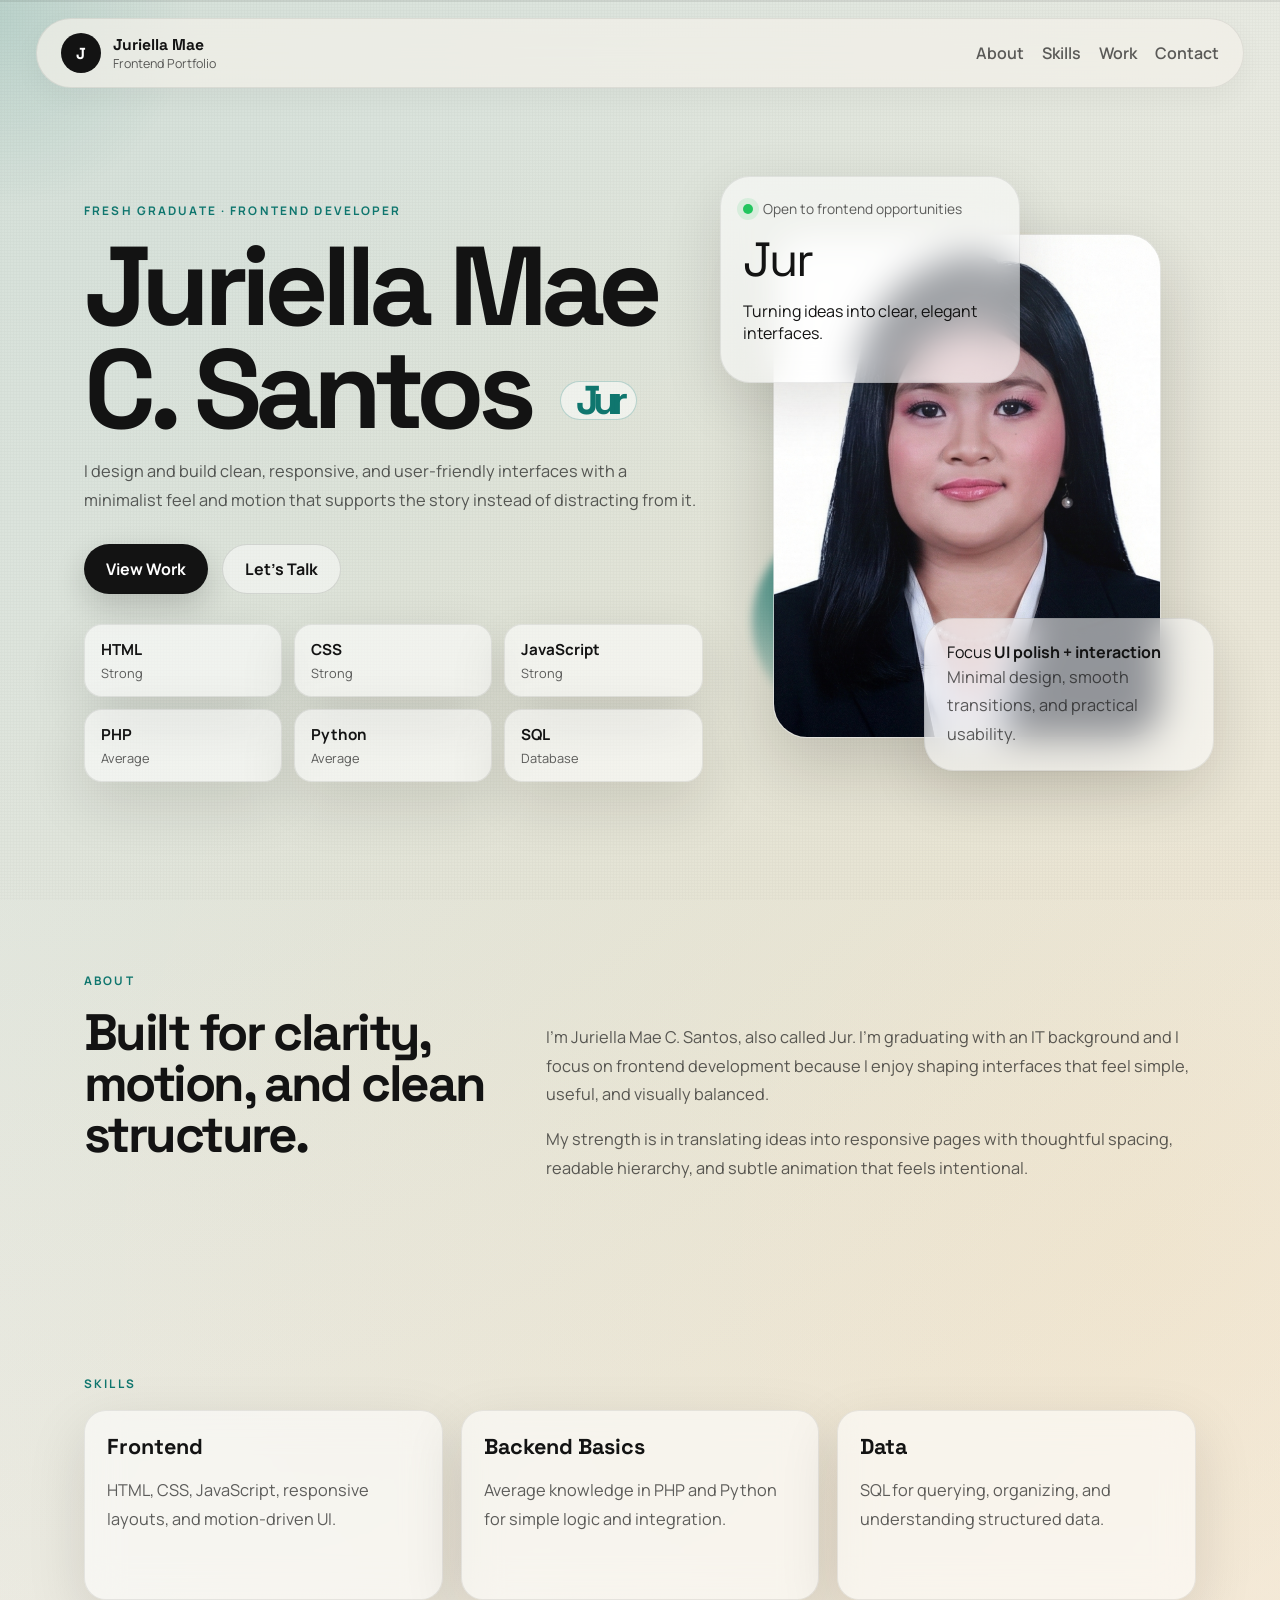
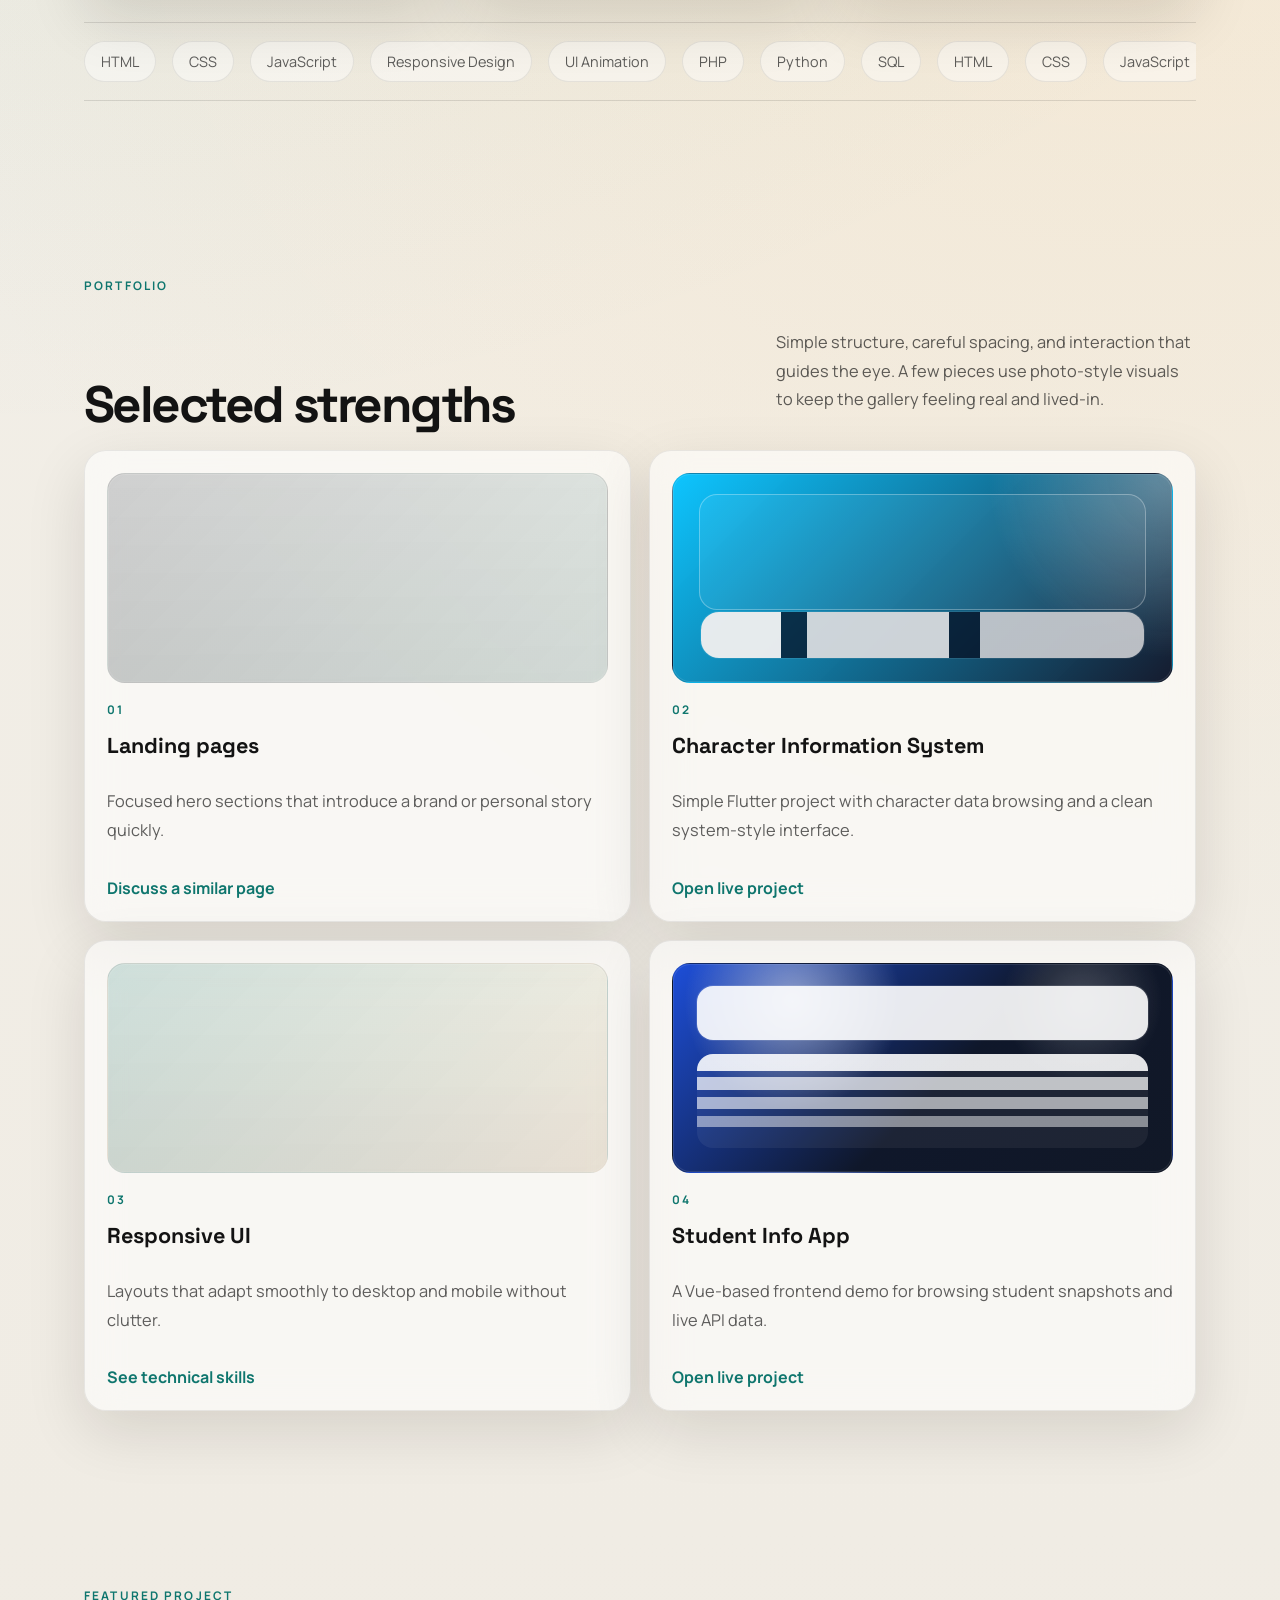
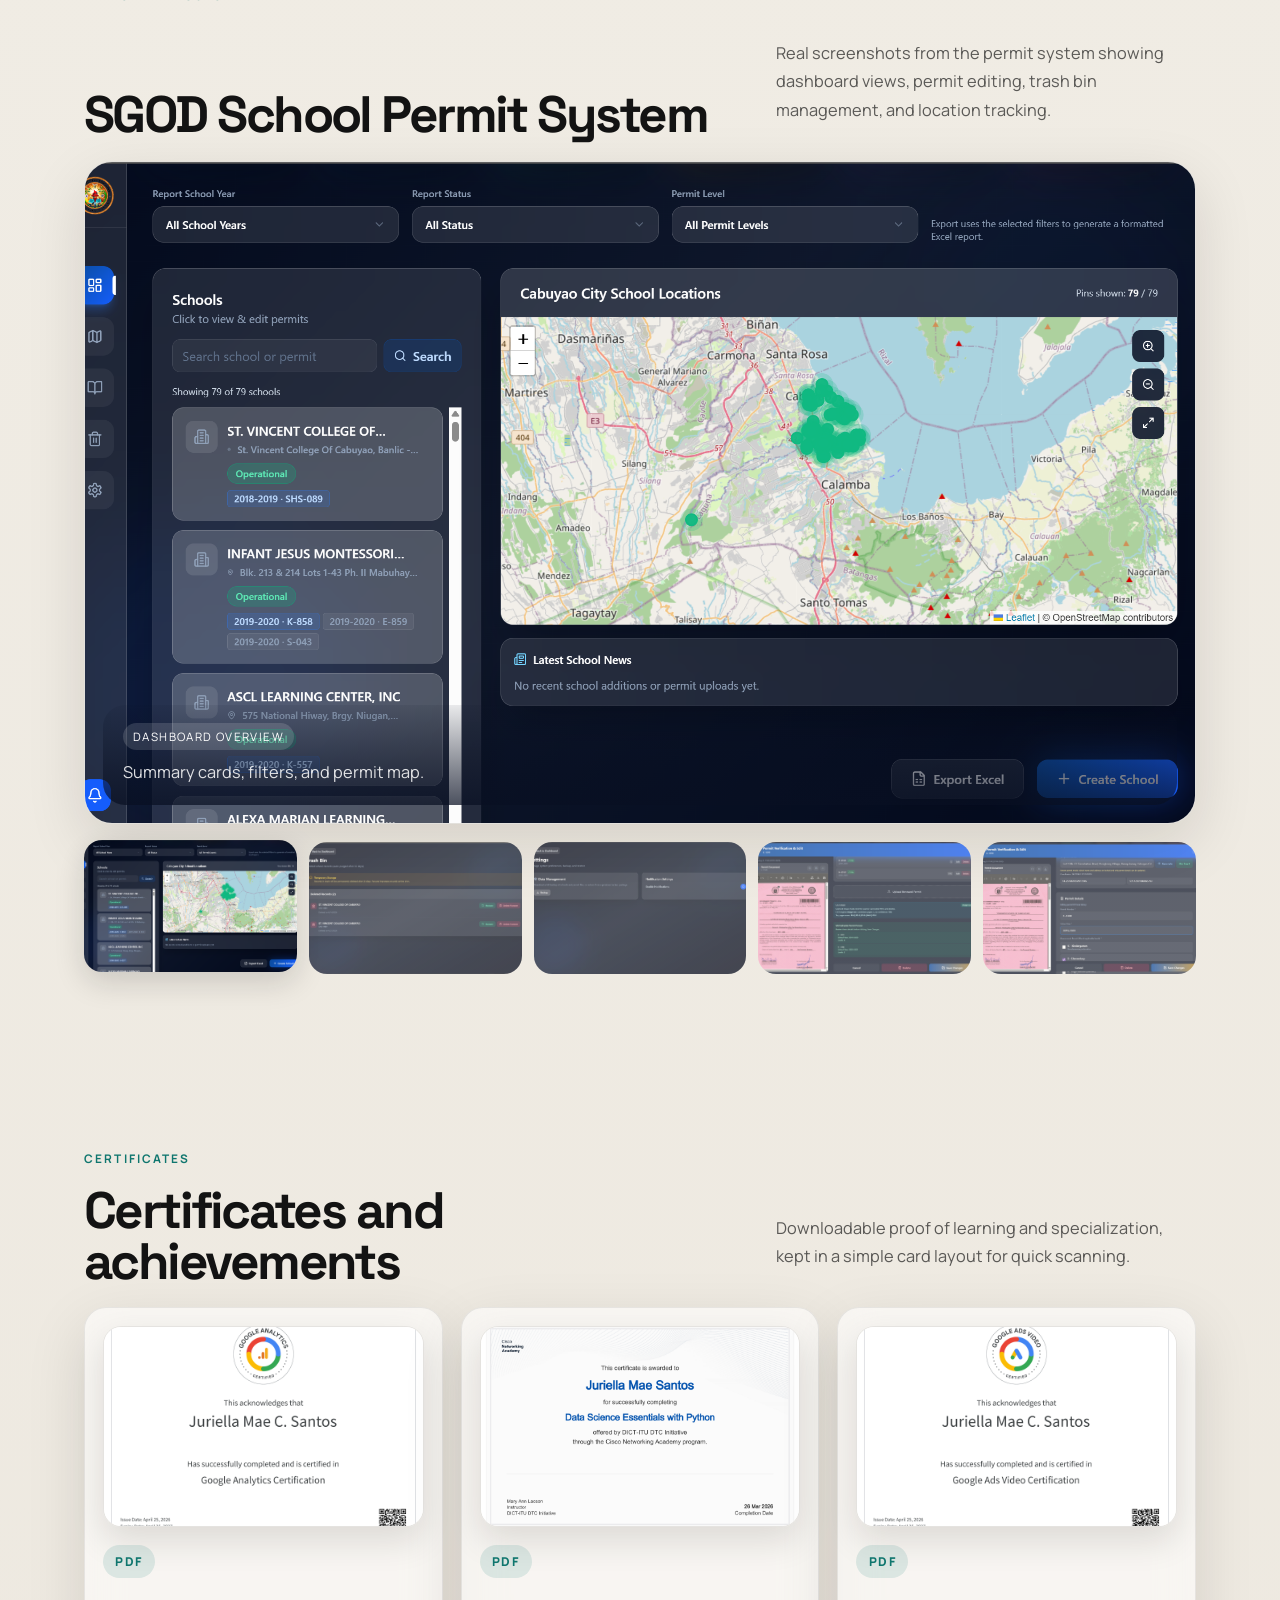
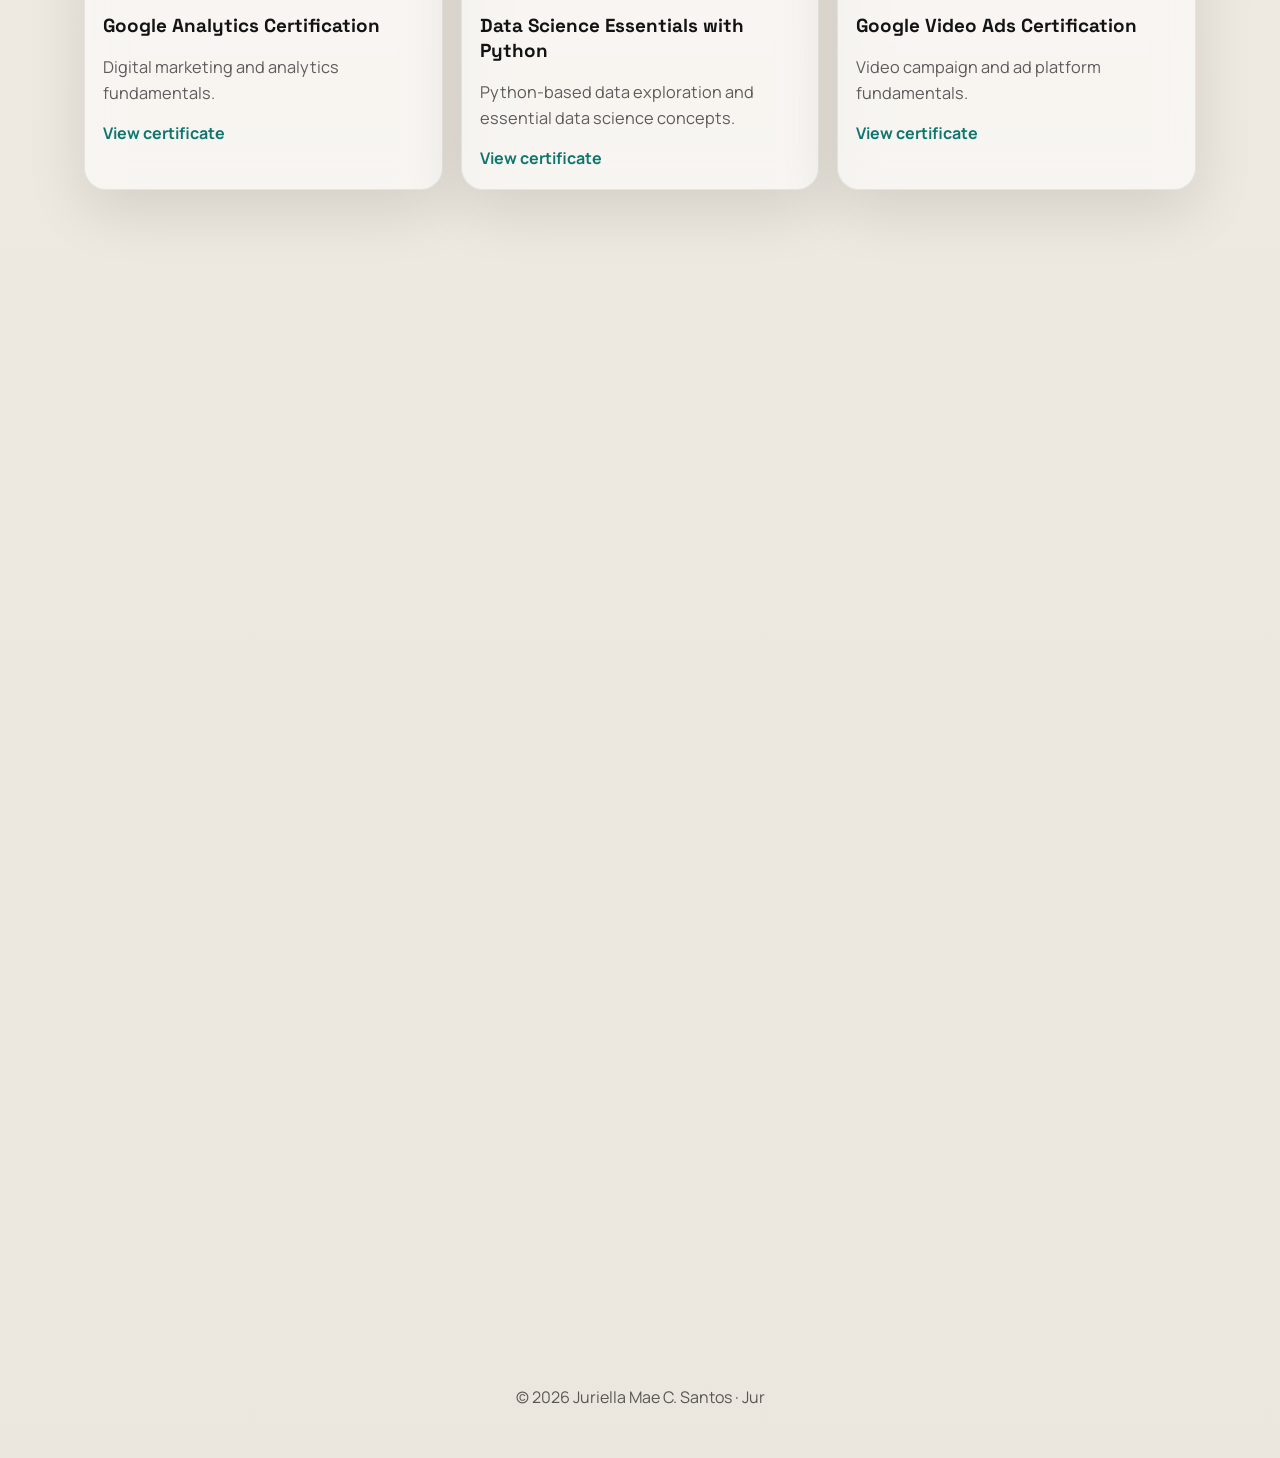
<file: index.html>
<!doctype html>
<html lang="en">
<head>
  <meta charset="UTF-8" />
  <meta name="viewport" content="width=device-width, initial-scale=1.0" />
  <meta name="description" content="Portfolio landing page for Juriella Mae C. Santos, a frontend-focused IT graduate." />
  <title>Juriella Mae C. Santos | Jur</title>
  <link rel="preconnect" href="https://fonts.googleapis.com" />
  <link rel="preconnect" href="https://fonts.gstatic.com" crossorigin />
  <link href="https://fonts.googleapis.com/css2?family=Space+Grotesk:wght@400;500;600;700&family=Manrope:wght@400;500;600;700;800&display=swap" rel="stylesheet" />
  <link rel="stylesheet" href="styles.css" />
</head>
<body>
  <div class="noise"></div>
  <div class="cursor-glow" aria-hidden="true"></div>
  <div class="scroll-progress" aria-hidden="true"><span></span></div>

  <header class="topbar">
    <a class="brand" href="#home" aria-label="Go to top">
      <span class="brand-mark">J</span>
      <span class="brand-text">
        <strong>Juriella Mae</strong>
        <small>Frontend Portfolio</small>
      </span>
    </a>

    <nav class="nav" aria-label="Primary">
      <a href="#about">About</a>
      <a href="#skills">Skills</a>
      <a href="#work">Work</a>
      <a href="#contact">Contact</a>
    </nav>
  </header>

  <main id="home">
    <section class="hero section reveal">
      <div class="hero-copy">
        <p class="eyebrow">Fresh Graduate · Frontend developer</p>
        <h1>
          Juriella Mae C. Santos
          <span>Jur</span>
        </h1>
        <p class="lead">
          I design and build clean, responsive, and user-friendly interfaces with a minimalist feel and motion that supports the story instead of distracting from it.
        </p>

        <div class="hero-actions">
          <a class="button button-primary" href="#work">View Work</a>
          <a class="button button-secondary" href="#contact">Let’s Talk</a>
        </div>

        <ul class="hero-facts" aria-label="Quick facts">
          <li><strong>HTML</strong><span>Strong</span></li>
          <li><strong>CSS</strong><span>Strong</span></li>
          <li><strong>JavaScript</strong><span>Strong</span></li>
          <li><strong>PHP</strong><span>Average</span></li>
          <li><strong>Python</strong><span>Average</span></li>
          <li><strong>SQL</strong><span>Database</span></li>
        </ul>
      </div>

      <div class="hero-visual" aria-hidden="true">
        <div class="orb orb-one"></div>
        <div class="orb orb-two"></div>
        <div class="portrait-frame">
          <img src="Assets/Profile%20Pic.png" alt="Portrait of Juriella Mae C. Santos" class="portrait-image" />
        </div>
        <div class="profile-card floaty">
          <div class="profile-card-top">
            <span class="status-dot"></span>
            <span>Open to frontend opportunities</span>
          </div>
          <div class="profile-name">Jur</div>
          <p>Turning ideas into clear, elegant interfaces.</p>
        </div>
        <div class="stats-card floaty delay">
          <span>Focus</span>
          <strong>UI polish + interaction</strong>
          <small>Minimal design, smooth transitions, and practical usability.</small>
        </div>
      </div>
    </section>

    <section id="about" class="section about reveal">
      <div class="section-label">About</div>
      <div class="section-content split-layout">
        <div>
          <h2>Built for clarity, motion, and clean structure.</h2>
        </div>
        <div>
          <p>
            I’m Juriella Mae C. Santos, also called Jur. I’m graduating with an IT background and I focus on frontend development because I enjoy shaping interfaces that feel simple, useful, and visually balanced.
          </p>
          <p>
            My strength is in translating ideas into responsive pages with thoughtful spacing, readable hierarchy, and subtle animation that feels intentional.
          </p>
        </div>
      </div>
    </section>

    <section id="skills" class="section skills reveal">
      <div class="section-label">Skills</div>
      <div class="section-content">
        <div class="skills-grid">
          <article class="skill-card">
            <h3>Frontend</h3>
            <p>HTML, CSS, JavaScript, responsive layouts, and motion-driven UI.</p>
          </article>
          <article class="skill-card">
            <h3>Backend Basics</h3>
            <p>Average knowledge in PHP and Python for simple logic and integration.</p>
          </article>
          <article class="skill-card">
            <h3>Data</h3>
            <p>SQL for querying, organizing, and understanding structured data.</p>
          </article>
        </div>

        <div class="ticker" aria-label="Technical highlights">
          <div class="ticker-track">
            <span>HTML</span>
            <span>CSS</span>
            <span>JavaScript</span>
            <span>Responsive Design</span>
            <span>UI Animation</span>
            <span>PHP</span>
            <span>Python</span>
            <span>SQL</span>
            <span>HTML</span>
            <span>CSS</span>
            <span>JavaScript</span>
            <span>Responsive Design</span>
            <span>UI Animation</span>
            <span>PHP</span>
            <span>Python</span>
            <span>SQL</span>
          </div>
        </div>
      </div>
    </section>

    <section id="work" class="section work reveal">
      <div class="section-label">Portfolio</div>
      <div class="section-content">
        <div class="work-header">
          <h2>Selected strengths</h2>
          <p>Simple structure, careful spacing, and interaction that guides the eye. A few pieces use photo-style visuals to keep the gallery feeling real and lived-in.</p>
        </div>

        <div class="work-grid gallery-grid">
          <article class="work-card">
            <div class="work-media photo-card photo-one" role="img" aria-label="Clean desk with a laptop and code editor"></div>
            <span class="work-index">01</span>
            <h3>Landing pages</h3>
            <p>Focused hero sections that introduce a brand or personal story quickly.</p>
            <a href="#contact" class="work-link">Discuss a similar page</a>
          </article>
          <article class="work-card">
            <div class="work-media project-preview flutter-preview" role="img" aria-label="Flutter project preview card"></div>
            <span class="work-index">02</span>
            <h3>Character Information System</h3>
            <p>Simple Flutter project with character data browsing and a clean system-style interface.</p>
            <a href="https://character-information-system.web.app" target="_blank" rel="noreferrer noopener" class="work-link">Open live project</a>
          </article>
          <article class="work-card">
            <div class="work-media photo-card photo-two" role="img" aria-label="Modern workspace with design tools"></div>
            <span class="work-index">03</span>
            <h3>Responsive UI</h3>
            <p>Layouts that adapt smoothly to desktop and mobile without clutter.</p>
            <a href="#skills" class="work-link">See technical skills</a>
          </article>
          <article class="work-card">
            <div class="work-media project-preview student-preview" role="img" aria-label="Student info app preview card"></div>
            <span class="work-index">04</span>
            <h3>Student Info App</h3>
            <p>A Vue-based frontend demo for browsing student snapshots and live API data.</p>
            <a href="https://tubular-mousse-105200.netlify.app" target="_blank" rel="noreferrer noopener" class="work-link">Open live project</a>
          </article>
        </div>
      </div>
    </section>

    <section id="sgod" class="section sgod reveal">
      <div class="section-label">Featured Project</div>
      <div class="section-content">
        <div class="work-header">
          <h2>SGOD School Permit System</h2>
          <p>Real screenshots from the permit system showing dashboard views, permit editing, trash bin management, and location tracking.</p>
        </div>

        <div class="sgod-slider" data-slider>
          <div class="sgod-stage">
            <img
              class="sgod-stage-image"
              data-slider-image
              src="Assets/Screenshot%202026-04-28%20124503.png"
              alt="SGOD School Permit System dashboard with summary cards and school map"
            />
            <div class="sgod-stage-overlay">
              <span class="sgod-stage-tag" data-slider-tag>Dashboard overview</span>
              <p data-slider-caption>Summary cards, filters, and permit map.</p>
            </div>
            <button class="slider-arrow slider-prev" type="button" data-slider-prev aria-label="Previous image">‹</button>
            <button class="slider-arrow slider-next" type="button" data-slider-next aria-label="Next image">›</button>
          </div>

          <div class="sgod-thumbs" data-slider-thumbs>
            <button class="sgod-thumb is-active" type="button" data-slide="0" data-title="Dashboard overview" data-caption="Summary cards, filters, and permit map." data-alt="SGOD School Permit System dashboard with summary cards and school map" data-src="Assets/Screenshot%202026-04-28%20124503.png">
              <img src="Assets/Screenshot%202026-04-28%20124503.png" alt="Dashboard overview thumbnail" />
            </button>
            <button class="sgod-thumb" type="button" data-slide="1" data-title="Trash bin" data-caption="Deleted records and restore actions." data-alt="SGOD School Permit System trash bin view with deleted school records" data-src="Assets/Screenshot%202026-04-28%20125111.png">
              <img src="Assets/Screenshot%202026-04-28%20125111.png" alt="Trash bin thumbnail" />
            </button>
            <button class="sgod-thumb" type="button" data-slide="2" data-title="Settings" data-caption="Backup, restore, and notification controls." data-alt="SGOD School Permit System settings view" data-src="Assets/Screenshot%202026-04-28%20125225.png">
              <img src="Assets/Screenshot%202026-04-28%20125225.png" alt="Settings thumbnail" />
            </button>
            <button class="sgod-thumb" type="button" data-slide="3" data-title="School locations" data-caption="Map clustering and permit browsing." data-alt="SGOD School Permit System school locations map and list" data-src="Assets/Screenshot%202026-04-22%20163014.png">
              <img src="Assets/Screenshot%202026-04-22%20163014.png" alt="School locations thumbnail" />
            </button>
            <button class="sgod-thumb" type="button" data-slide="4" data-title="Permit edit" data-caption="Permit verification and record updates." data-alt="SGOD School Permit System permit verification and edit screen" data-src="Assets/Screenshot%202026-04-22%20162807.png">
              <img src="Assets/Screenshot%202026-04-22%20162807.png" alt="Permit edit thumbnail" />
            </button>
          </div>
        </div>
      </div>
    </section>

    <section id="certificates" class="section certificates reveal">
      <div class="section-label">Certificates</div>
      <div class="section-content">
        <div class="work-header">
          <h2>Certificates and achievements</h2>
          <p>Downloadable proof of learning and specialization, kept in a simple card layout for quick scanning.</p>
        </div>

        <div class="certificate-grid">
          <article class="certificate-card">
            <img class="certificate-preview" src="Assets/certificate-previews/google-analytics-certification.png" alt="Preview of Google Analytics Certification" />
            <div class="certificate-badge">PDF</div>
            <h3>Google Analytics Certification</h3>
            <p>Digital marketing and analytics fundamentals.</p>
            <a href="Certificates/Google%20Analytics%20Certification.pdf" class="work-link" data-preview-image="Assets/certificate-previews/google-analytics-certification.png" data-preview-alt="Preview of Google Analytics Certification" data-pdf="Certificates/Google%20Analytics%20Certification.pdf" data-pdf-title="Google Analytics Certification" data-pdf-description="Digital marketing and analytics fundamentals.">View certificate</a>
          </article>
          <article class="certificate-card">
            <img class="certificate-preview" src="Assets/certificate-previews/data-science-essentials-with-python.png" alt="Preview of Data Science Essentials with Python" />
            <div class="certificate-badge">PDF</div>
            <h3>Data Science Essentials with Python</h3>
            <p>Python-based data exploration and essential data science concepts.</p>
            <a href="Certificates/Data_Science_Essentials_with_Python_certificate_santosjuriellamae15-gmail-com_5a689df4-3a8c-45d5-9806-d5ee442314b1%20%281%29.pdf" class="work-link" data-preview-image="Assets/certificate-previews/data-science-essentials-with-python.png" data-preview-alt="Preview of Data Science Essentials with Python" data-pdf="Certificates/Data_Science_Essentials_with_Python_certificate_santosjuriellamae15-gmail-com_5a689df4-3a8c-45d5-9806-d5ee442314b1%20%281%29.pdf" data-pdf-title="Data Science Essentials with Python" data-pdf-description="Python-based data exploration and essential data science concepts.">View certificate</a>
          </article>
          <article class="certificate-card">
            <img class="certificate-preview" src="Assets/certificate-previews/google-video-ads-certification.png" alt="Preview of Google Video Ads Certification" />
            <div class="certificate-badge">PDF</div>
            <h3>Google Video Ads Certification</h3>
            <p>Video campaign and ad platform fundamentals.</p>
            <a href="Certificates/Google%20Video%20Ads%20Certification.pdf" class="work-link" data-preview-image="Assets/certificate-previews/google-video-ads-certification.png" data-preview-alt="Preview of Google Video Ads Certification" data-pdf="Certificates/Google%20Video%20Ads%20Certification.pdf" data-pdf-title="Google Video Ads Certification" data-pdf-description="Video campaign and ad platform fundamentals.">View certificate</a>
          </article>
        </div>
      </div>
    </section>

    <section id="resume" class="section resume reveal">
      <div class="section-label">Resume</div>
      <div class="section-content resume-panel">
        <div>
          <h2>Download my resume.</h2>
          <p>A short version of my profile is ready to save. It includes my frontend focus, core stack, and academic status as a fresh graduate.</p>
        </div>
        <div class="resume-actions">
          <a class="button button-primary" href="resume.html">View Resume</a>
          <a class="button button-secondary" href="Juriella_Mae_Santos%20Resume.pdf" download="Juriella_Mae_Santos Resume.pdf">Download PDF</a>
          <a class="button button-secondary" href="#contact">Contact Me</a>
        </div>
      </div>
    </section>

    <section class="section quote reveal">
      <div class="quote-box">
        <p>“Minimal design works best when every motion has a purpose.”</p>
      </div>
    </section>

    <section id="contact" class="section contact reveal">
      <div class="section-label">Contact</div>
      <div class="section-content contact-panel">
        <div>
          <h2>Let’s build something clean and memorable.</h2>
          <p>Available for frontend-focused opportunities, collaboration, and portfolio projects.</p>
        </div>
        <div class="contact-links">
          <a href="mailto:santosjuriellame15@gmail.com">santosjuriellame15@gmail.com</a>
          <a href="#home">Back to top</a>
        </div>
      </div>
    </section>
  </main>

  <footer class="footer">
    <p>© 2026 Juriella Mae C. Santos · Jur</p>
  </footer>

  <div class="modal" data-modal aria-hidden="true">
    <div class="modal-backdrop" data-modal-close></div>
    <div class="modal-panel" role="dialog" aria-modal="true" aria-label="Certificate preview">
      <button class="modal-close" type="button" data-modal-close aria-label="Close preview">×</button>
      <div class="modal-layout">
        <div class="modal-preview-shell">
          <img class="modal-preview-image" data-modal-image alt="Certificate preview" />
        </div>
        <div class="modal-meta">
          <div class="certificate-badge">Certificate</div>
          <h3 data-modal-title>Preview</h3>
          <p data-modal-description>Choose a certificate to render its preview.</p>
          <a class="button button-primary modal-download" data-modal-download href="#" target="_blank" rel="noreferrer noopener" download>Download PDF</a>
          <a class="button button-secondary modal-download-secondary" data-modal-open href="#" target="_blank" rel="noreferrer noopener">Open PDF</a>
        </div>
      </div>
    </div>
  </div>

  <script src="script.js"></script>
</body>
</html>
</file>
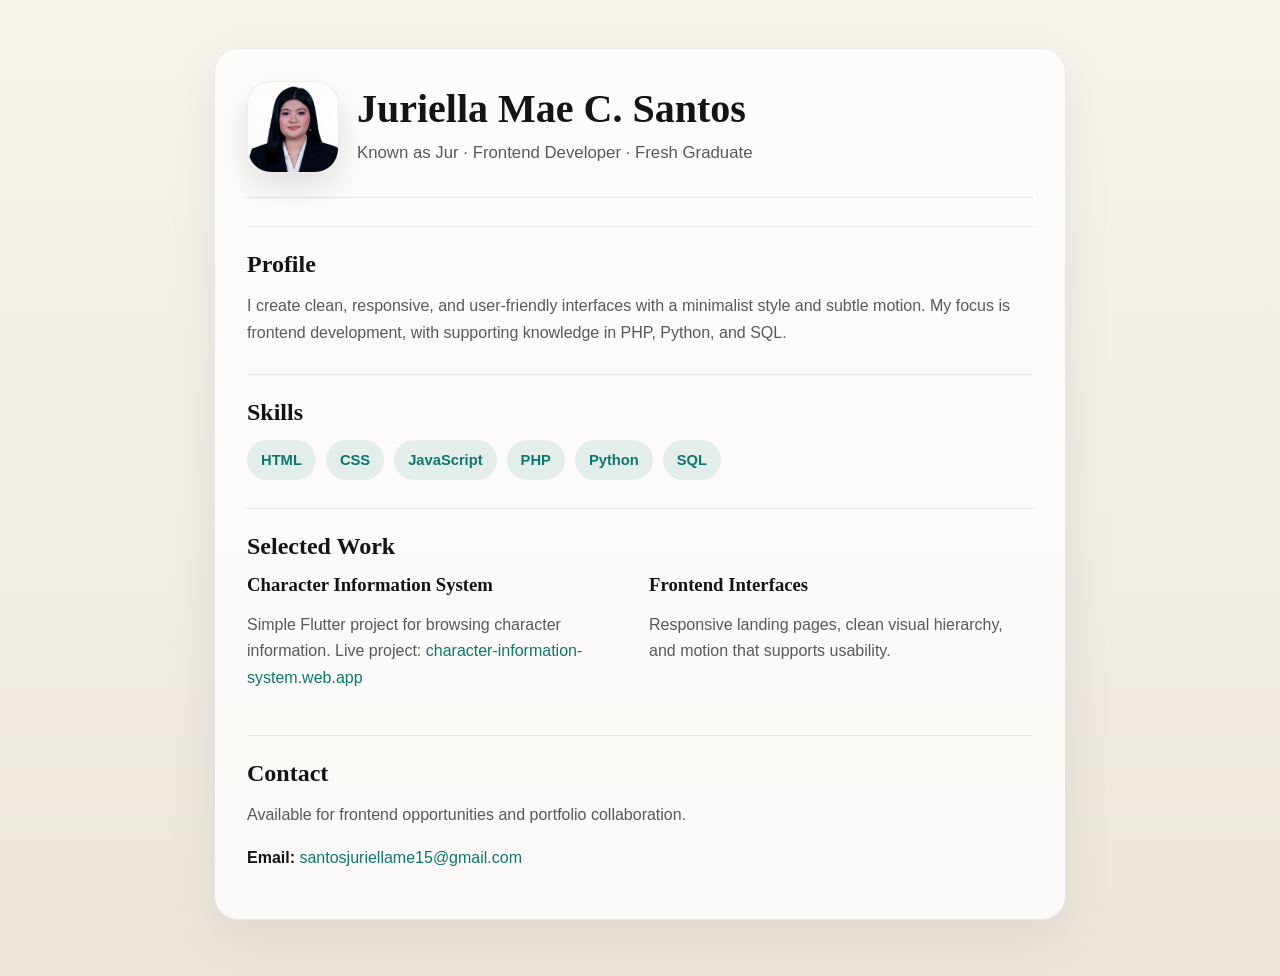
<file: resume.html>
<!doctype html>
<html lang="en">
<head>
  <meta charset="UTF-8" />
  <meta name="viewport" content="width=device-width, initial-scale=1.0" />
  <title>Juriella Mae C. Santos - Resume</title>
  <style>
    :root {
      --bg: #f4f1ea;
      --text: #141414;
      --muted: rgba(20, 20, 20, 0.7);
      --accent: #0f766e;
    }

    * { box-sizing: border-box; }
    body {
      margin: 0;
      font-family: Arial, Helvetica, sans-serif;
      color: var(--text);
      background: linear-gradient(180deg, #f7f4ee, #ece6dc);
      line-height: 1.65;
    }
    .page {
      max-width: 900px;
      margin: 0 auto;
      padding: 48px 24px 56px;
    }
    .card {
      background: rgba(255,255,255,0.75);
      border: 1px solid rgba(20,20,20,0.08);
      border-radius: 24px;
      padding: 32px;
      box-shadow: 0 18px 50px rgba(20,20,20,0.08);
    }
    .profile-head {
      display: flex;
      align-items: center;
      gap: 18px;
      padding-bottom: 24px;
      margin-bottom: 24px;
      border-bottom: 1px solid rgba(20,20,20,0.1);
    }
    .profile-photo {
      width: 92px;
      height: 92px;
      border-radius: 24px;
      object-fit: cover;
      object-position: center top;
      border: 1px solid rgba(20,20,20,0.08);
      box-shadow: 0 14px 32px rgba(20,20,20,0.12);
      background: rgba(255,255,255,0.8);
      flex: 0 0 auto;
    }
    .profile-copy {
      min-width: 0;
    }
    h1, h2, h3 {
      font-family: Georgia, 'Times New Roman', serif;
      line-height: 1.1;
      margin: 0;
    }
    h1 { font-size: 2.5rem; }
    .subtitle {
      margin: 8px 0 0;
      color: var(--muted);
      font-size: 1.05rem;
    }
    .section {
      margin-top: 28px;
      padding-top: 24px;
      border-top: 1px solid rgba(20,20,20,0.1);
    }
    .grid {
      display: grid;
      grid-template-columns: repeat(2, minmax(0, 1fr));
      gap: 18px;
      margin-top: 16px;
    }
    .pill-list {
      display: flex;
      flex-wrap: wrap;
      gap: 10px;
      margin-top: 14px;
    }
    .pill {
      display: inline-block;
      padding: 8px 14px;
      border-radius: 999px;
      background: rgba(15,118,110,0.1);
      color: var(--accent);
      font-weight: 700;
      font-size: 0.92rem;
    }
    .muted { color: var(--muted); }
    ul {
      margin: 12px 0 0;
      padding-left: 18px;
    }
    a {
      color: var(--accent);
      text-decoration: none;
    }
    @media print {
      body { background: #fff; }
      .page { padding: 0; max-width: none; }
      .card { box-shadow: none; border: none; border-radius: 0; }
    }
    @media (max-width: 720px) {
      .grid { grid-template-columns: 1fr; }
      h1 { font-size: 2rem; }
    }
  </style>
</head>
<body>
  <div class="page">
    <div class="card">
      <div class="profile-head">
        <img class="profile-photo" src="Assets/Profile%20Pic.png" alt="Portrait of Juriella Mae C. Santos" />
        <div class="profile-copy">
          <h1>Juriella Mae C. Santos</h1>
          <p class="subtitle">Known as Jur · Frontend Developer · Fresh Graduate</p>
        </div>
      </div>

      <div class="section">
        <h2>Profile</h2>
        <p class="muted">I create clean, responsive, and user-friendly interfaces with a minimalist style and subtle motion. My focus is frontend development, with supporting knowledge in PHP, Python, and SQL.</p>
      </div>

      <div class="section">
        <h2>Skills</h2>
        <div class="pill-list">
          <span class="pill">HTML</span>
          <span class="pill">CSS</span>
          <span class="pill">JavaScript</span>
          <span class="pill">PHP</span>
          <span class="pill">Python</span>
          <span class="pill">SQL</span>
        </div>
      </div>

      <div class="section">
        <h2>Selected Work</h2>
        <div class="grid">
          <div>
            <h3>Character Information System</h3>
            <p class="muted">Simple Flutter project for browsing character information. Live project: <a href="https://character-information-system.web.app" target="_blank" rel="noreferrer noopener">character-information-system.web.app</a></p>
          </div>
          <div>
            <h3>Frontend Interfaces</h3>
            <p class="muted">Responsive landing pages, clean visual hierarchy, and motion that supports usability.</p>
          </div>
        </div>
      </div>

      <div class="section">
        <h2>Contact</h2>
        <p class="muted">Available for frontend opportunities and portfolio collaboration.</p>
        <p><strong>Email:</strong> <a href="mailto:santosjuriellame15@gmail.com">santosjuriellame15@gmail.com</a></p>
      </div>
    </div>
  </div>
</body>
</html>
</file>
<file: styles.css>
:root {
  --bg: #f4f1ea;
  --bg-alt: #ece7de;
  --surface: rgba(255, 255, 255, 0.56);
  --surface-strong: rgba(255, 255, 255, 0.82);
  --text: #131313;
  --muted: rgba(19, 19, 19, 0.68);
  --line: rgba(19, 19, 19, 0.12);
  --accent: #0f766e;
  --accent-soft: rgba(15, 118, 110, 0.14);
  --shadow: 0 20px 60px rgba(24, 18, 10, 0.12);
  --radius-xl: 30px;
  --radius-lg: 22px;
  --radius-md: 16px;
  --max: 1160px;
}

* {
  box-sizing: border-box;
}

html {
  scroll-behavior: smooth;
}

body {
  margin: 0;
  font-family: "Manrope", sans-serif;
  color: var(--text);
  background:
    radial-gradient(circle at top left, rgba(15, 118, 110, 0.14), transparent 32%),
    radial-gradient(circle at 90% 20%, rgba(255, 196, 108, 0.18), transparent 26%),
    linear-gradient(180deg, var(--bg) 0%, var(--bg-alt) 100%);
  min-height: 100vh;
  overflow-x: hidden;
}

body::before {
  content: "";
  position: fixed;
  inset: 0;
  pointer-events: none;
  background-image: linear-gradient(rgba(19, 19, 19, 0.025) 1px, transparent 1px), linear-gradient(90deg, rgba(19, 19, 19, 0.025) 1px, transparent 1px);
  background-size: 64px 64px;
  -webkit-mask-image: linear-gradient(180deg, rgba(0, 0, 0, 0.2), rgba(0, 0, 0, 0));
  mask-image: linear-gradient(180deg, rgba(0, 0, 0, 0.2), rgba(0, 0, 0, 0));
  z-index: 0;
}

.noise {
  position: fixed;
  inset: 0;
  pointer-events: none;
  opacity: 0.035;
  z-index: 1;
  background-image:
    linear-gradient(transparent 0, transparent 49%, rgba(0, 0, 0, 0.45) 50%, transparent 51%),
    linear-gradient(90deg, transparent 0, transparent 49%, rgba(0, 0, 0, 0.45) 50%, transparent 51%);
  background-size: 3px 3px;
}

.cursor-glow {
  position: fixed;
  width: 420px;
  height: 420px;
  border-radius: 50%;
  background: radial-gradient(circle, rgba(15, 118, 110, 0.16), rgba(15, 118, 110, 0) 64%);
  pointer-events: none;
  transform: translate(-50%, -50%);
  z-index: 2;
  opacity: 0.8;
}

.scroll-progress {
  position: fixed;
  left: 0;
  top: 0;
  width: 100%;
  height: 2px;
  background: rgba(19, 19, 19, 0.08);
  z-index: 50;
}

.scroll-progress span {
  display: block;
  width: 100%;
  height: 100%;
  transform-origin: left;
  transform: scaleX(0);
  background: linear-gradient(90deg, var(--accent), rgba(15, 118, 110, 0.45));
}

.topbar {
  position: sticky;
  top: 0;
  z-index: 40;
  display: flex;
  justify-content: space-between;
  align-items: center;
  gap: 24px;
  max-width: calc(var(--max) + 48px);
  margin: 18px auto 0;
  padding: 14px 24px;
  background: rgba(244, 241, 234, 0.7);
  border: 1px solid rgba(19, 19, 19, 0.08);
  border-radius: 999px;
  -webkit-backdrop-filter: blur(18px);
  backdrop-filter: blur(18px);
  box-shadow: 0 10px 30px rgba(0, 0, 0, 0.04);
}

.brand {
  display: inline-flex;
  align-items: center;
  gap: 12px;
  text-decoration: none;
  color: inherit;
}

.brand-mark {
  width: 40px;
  height: 40px;
  border-radius: 50%;
  display: grid;
  place-items: center;
  background: var(--text);
  color: #fff;
  font-family: "Space Grotesk", sans-serif;
  font-weight: 700;
}

.brand-text strong,
.brand-text small {
  display: block;
}

.brand-text strong {
  font-size: 0.98rem;
  font-family: "Space Grotesk", sans-serif;
}

.brand-text small {
  color: var(--muted);
  font-size: 0.78rem;
}

.nav {
  display: flex;
  flex-wrap: wrap;
  gap: 18px;
}

.nav a {
  color: var(--muted);
  text-decoration: none;
  font-weight: 600;
  transition: color 0.2s ease, transform 0.2s ease;
}

.nav a:hover {
  color: var(--text);
  transform: translateY(-1px);
}

main {
  position: relative;
  z-index: 3;
}

.section {
  max-width: var(--max);
  margin: 0 auto;
  padding: 88px 24px;
}

.hero {
  min-height: calc(100vh - 120px);
  display: grid;
  grid-template-columns: 1.15fr 0.85fr;
  align-items: center;
  gap: 36px;
}

.eyebrow,
.section-label,
.work-index {
  text-transform: uppercase;
  letter-spacing: 0.18em;
  font-size: 0.74rem;
  font-weight: 700;
  color: var(--accent);
}

.hero h1,
.section h2,
.skill-card h3,
.work-card h3,
.quote-box p,
.profile-name {
  font-family: "Space Grotesk", sans-serif;
}

.hero h1 {
  margin: 16px 0 16px;
  font-size: clamp(3.3rem, 9vw, 7rem);
  line-height: 0.92;
  letter-spacing: -0.06em;
  max-width: 11ch;
}

.hero h1 span {
  display: inline-block;
  margin-left: 8px;
  padding: 0 0.38em;
  font-size: 0.36em;
  vertical-align: middle;
  color: var(--accent);
  border: 1px solid rgba(15, 118, 110, 0.25);
  border-radius: 999px;
  background: rgba(255, 255, 255, 0.52);
}

.lead,
.section-content p,
.skill-card p,
.work-card p,
.contact-panel p,
.stats-card small {
  color: var(--muted);
  line-height: 1.75;
  font-size: 1.02rem;
}

.hero-copy {
  max-width: 620px;
}

.hero-actions {
  display: flex;
  flex-wrap: wrap;
  gap: 14px;
  margin: 30px 0;
}

.button {
  display: inline-flex;
  align-items: center;
  justify-content: center;
  min-height: 50px;
  padding: 0 22px;
  border-radius: 999px;
  text-decoration: none;
  font-weight: 700;
  transition: transform 0.25s ease, box-shadow 0.25s ease, background 0.25s ease;
}

.button:hover {
  transform: translateY(-2px);
}

.button-primary {
  background: var(--text);
  color: #fff;
  box-shadow: 0 12px 30px rgba(19, 19, 19, 0.18);
}

.button-secondary {
  color: var(--text);
  border: 1px solid rgba(19, 19, 19, 0.12);
  background: rgba(255, 255, 255, 0.48);
}

.hero-facts {
  list-style: none;
  padding: 0;
  margin: 0;
  display: grid;
  grid-template-columns: repeat(3, minmax(0, 1fr));
  gap: 12px;
}

.hero-facts li,
.skill-card,
.work-card,
.profile-card,
.stats-card,
.quote-box,
.contact-panel {
  background: var(--surface);
  border: 1px solid rgba(19, 19, 19, 0.08);
  box-shadow: var(--shadow);
  -webkit-backdrop-filter: blur(18px);
  backdrop-filter: blur(18px);
}

.hero-facts li {
  padding: 14px 16px;
  border-radius: 18px;
}

.hero-facts strong,
.hero-facts span {
  display: block;
}

.hero-facts strong {
  font-size: 0.95rem;
}

.hero-facts span {
  color: var(--muted);
  font-size: 0.8rem;
  margin-top: 4px;
}

.hero-visual {
  position: relative;
  min-height: 620px;
  padding-block: 28px;
  display: grid;
  place-items: center;
}

.portrait-frame {
  position: absolute;
  width: min(388px, 72vw);
  aspect-ratio: 4 / 5.2;
  border-radius: 34px;
  overflow: hidden;
  border: 1px solid rgba(19, 19, 19, 0.08);
  box-shadow: 0 26px 70px rgba(24, 18, 10, 0.18);
  background: rgba(255, 255, 255, 0.6);
  animation: portrait-breathe 8s ease-in-out infinite;
}

.portrait-frame::after {
  content: "";
  position: absolute;
  inset: 0;
  background: linear-gradient(180deg, rgba(255, 255, 255, 0.12), rgba(255, 255, 255, 0));
  pointer-events: none;
}

.portrait-frame::before {
  content: "";
  position: absolute;
  inset: -35%;
  background: radial-gradient(circle, rgba(255, 255, 255, 0.34), transparent 55%);
  mix-blend-mode: screen;
  opacity: 0.22;
  animation: portrait-glow 10s ease-in-out infinite;
  pointer-events: none;
}

.portrait-image {
  display: block;
  width: 100%;
  height: 100%;
  object-fit: cover;
  object-position: center 14%;
  transform: scale(1.03);
}

.orb {
  position: absolute;
  border-radius: 50%;
  filter: blur(4px);
}

.orb-one {
  width: 260px;
  height: 260px;
  right: 12%;
  top: 10%;
  background: radial-gradient(circle at 30% 30%, rgba(255, 196, 108, 0.95), rgba(255, 196, 108, 0.05) 68%);
  animation: drift 10s ease-in-out infinite;
}

.orb-two {
  width: 200px;
  height: 200px;
  left: 3%;
  bottom: 12%;
  background: radial-gradient(circle at 30% 30%, rgba(15, 118, 110, 0.85), rgba(15, 118, 110, 0.04) 68%);
  animation: drift 12s ease-in-out infinite reverse;
}

.profile-card,
.stats-card {
  position: absolute;
  width: min(320px, 90%);
  padding: 22px;
  border-radius: var(--radius-xl);
}

.profile-card {
  top: 0;
  left: -4%;
  max-width: 300px;
  transform: rotate(-1deg);
}

.stats-card {
  right: -4%;
  bottom: 4%;
  max-width: 290px;
  transform: rotate(1deg);
}

.profile-card-top {
  display: flex;
  align-items: center;
  gap: 10px;
  color: var(--muted);
  font-size: 0.86rem;
  margin-bottom: 18px;
}

.status-dot {
  width: 10px;
  height: 10px;
  border-radius: 50%;
  background: #22c55e;
  box-shadow: 0 0 0 6px rgba(34, 197, 94, 0.12);
}

.profile-name {
  font-size: 3rem;
  line-height: 1;
  margin-bottom: 10px;
  letter-spacing: -0.05em;
}

.floaty {
  animation: float 7s ease-in-out infinite;
}

.delay {
  animation-delay: 1.2s;
}

.split-layout {
  display: grid;
  grid-template-columns: 0.8fr 1.2fr;
  gap: 28px;
}

.section h2 {
  margin: 0;
  font-size: clamp(2rem, 4vw, 3.6rem);
  line-height: 1;
  letter-spacing: -0.05em;
}

.section-content {
  margin-top: 18px;
}

.skills-grid,
.work-grid {
  display: grid;
  grid-template-columns: repeat(3, minmax(0, 1fr));
  gap: 18px;
}

.gallery-grid {
  align-items: stretch;
}

.certificate-grid {
  display: grid;
  grid-template-columns: repeat(3, minmax(0, 1fr));
  gap: 18px;
}

.sgod-slider {
  display: grid;
  gap: 18px;
}

.sgod-stage {
  position: relative;
  overflow: hidden;
  border-radius: 28px;
  background: rgba(255, 255, 255, 0.42);
  border: 1px solid rgba(19, 19, 19, 0.08);
  box-shadow: var(--shadow);
  min-height: 480px;
}

.sgod-stage-image {
  display: block;
  width: 100%;
  height: 100%;
  object-fit: cover;
  min-height: 480px;
}

.sgod-stage-overlay {
  position: absolute;
  left: 18px;
  bottom: 18px;
  right: 18px;
  display: grid;
  gap: 8px;
  padding: 18px 20px;
  border-radius: 22px;
  background: linear-gradient(180deg, rgba(8, 15, 34, 0.08), rgba(8, 15, 34, 0.72));
  color: #fff;
}

.sgod-stage-tag {
  display: inline-flex;
  width: fit-content;
  padding: 6px 10px;
  border-radius: 999px;
  background: rgba(255, 255, 255, 0.14);
  letter-spacing: 0.12em;
  font-size: 0.72rem;
  text-transform: uppercase;
}

.sgod-stage-overlay p {
  margin: 0;
  color: rgba(255, 255, 255, 0.86);
}

.sgod-thumb {
  appearance: none;
  border: 0;
  padding: 0;
  background: transparent;
  border-radius: 18px;
  overflow: hidden;
  cursor: pointer;
  opacity: 0.72;
  transition: transform 0.25s ease, opacity 0.25s ease, box-shadow 0.25s ease;
}

.sgod-thumb:hover,
.sgod-thumb.is-active {
  opacity: 1;
  transform: translateY(-2px);
  box-shadow: 0 10px 30px rgba(19, 19, 19, 0.16);
}

.sgod-thumb img {
  display: block;
  width: 100%;
  height: 132px;
  object-fit: cover;
}

.sgod-thumbs {
  display: grid;
  grid-template-columns: repeat(5, minmax(0, 1fr));
  gap: 12px;
}

.modal {
  position: fixed;
  inset: 0;
  display: none;
  align-items: center;
  justify-content: center;
  padding: 24px;
  z-index: 80;
}

.modal.is-open {
  display: flex;
}

.modal-backdrop {
  position: absolute;
  inset: 0;
  background: rgba(3, 7, 18, 0.66);
  -webkit-backdrop-filter: blur(8px);
  backdrop-filter: blur(8px);
}

.modal-panel {
  position: relative;
  width: min(1000px, 96vw);
  max-height: min(84vh, 900px);
  background: #111827;
  border-radius: 28px;
  overflow: hidden;
  box-shadow: 0 28px 80px rgba(0, 0, 0, 0.36);
  z-index: 1;
}

.modal-layout {
  display: grid;
  grid-template-columns: minmax(0, 1.45fr) minmax(280px, 0.55fr);
  min-height: min(84vh, 900px);
}

.modal-preview-shell {
  display: grid;
  place-items: center;
  padding: 28px;
  background: linear-gradient(180deg, #f8fafc, #eef2f7);
}

.modal-preview-image {
  display: block;
  width: min(100%, 860px);
  max-height: calc(min(84vh, 900px) - 56px);
  object-fit: contain;
  border-radius: 20px;
  box-shadow: 0 20px 50px rgba(15, 23, 42, 0.16);
  background: #fff;
}

.modal-meta {
  display: grid;
  align-content: start;
  gap: 14px;
  padding: 28px;
  color: #fff;
  background: rgba(17, 24, 39, 0.96);
}

.modal-meta .certificate-badge {
  margin-bottom: 2px;
}

.modal-meta h3 {
  margin: 0;
  font-family: "Space Grotesk", sans-serif;
  font-size: clamp(1.5rem, 2vw, 2.2rem);
  letter-spacing: -0.04em;
}

.modal-meta p {
  margin: 0;
  color: rgba(255, 255, 255, 0.78);
  line-height: 1.7;
}

.modal-download {
  width: fit-content;
}

.modal-download-secondary {
  width: fit-content;
  color: #fff;
  border-color: rgba(255, 255, 255, 0.18);
  background: rgba(255, 255, 255, 0.05);
}

.modal-close {
  position: absolute;
  top: 16px;
  right: 16px;
  z-index: 2;
  width: 44px;
  height: 44px;
  border: 0;
  border-radius: 50%;
  font-size: 2rem;
  line-height: 1;
  background: rgba(255, 255, 255, 0.16);
  color: #fff;
  cursor: pointer;
}

.modal-close:hover {
  background: rgba(255, 255, 255, 0.24);
}

.sgod-card {
  margin: 0;
  border-radius: var(--radius-lg);
  overflow: hidden;
  background: rgba(255, 255, 255, 0.5);
  border: 1px solid rgba(19, 19, 19, 0.08);
  box-shadow: var(--shadow);
  -webkit-backdrop-filter: blur(18px);
  backdrop-filter: blur(18px);
}

.sgod-card-large {
  grid-area: hero;
}

.sgod-grid .sgod-card:nth-child(2) {
  grid-area: side1;
}

.sgod-grid .sgod-card:nth-child(3) {
  grid-area: side2;
}

.sgod-grid .sgod-card:nth-child(4) {
  grid-area: side3;
}

.sgod-grid .sgod-card:nth-child(5) {
  grid-area: side4;
}

.sgod-card img {
  display: block;
  width: 100%;
  height: 100%;
  min-height: 100%;
  object-fit: cover;
  aspect-ratio: 16 / 10;
}

.sgod-card-large img {
  aspect-ratio: 16 / 13;
}

.sgod-card figcaption,
.certificate-card {
  padding: 18px 18px 20px;
}

.sgod-card figcaption strong,
.certificate-card h3 {
  display: block;
  font-family: "Space Grotesk", sans-serif;
  font-size: 1.18rem;
  margin-bottom: 6px;
}

.sgod-card figcaption span,
.certificate-card p {
  color: var(--muted);
  line-height: 1.6;
}

.certificate-card {
  border-radius: var(--radius-lg);
  background: var(--surface);
  border: 1px solid rgba(19, 19, 19, 0.08);
  box-shadow: var(--shadow);
  -webkit-backdrop-filter: blur(18px);
  backdrop-filter: blur(18px);
}

.certificate-preview {
  display: block;
  width: 100%;
  aspect-ratio: 16 / 10;
  object-fit: cover;
  border-radius: 18px;
  margin-bottom: 18px;
  border: 1px solid rgba(19, 19, 19, 0.08);
  box-shadow: 0 14px 34px rgba(24, 18, 10, 0.12);
}

.certificate-badge {
  display: inline-flex;
  align-items: center;
  justify-content: center;
  min-width: 52px;
  padding: 8px 12px;
  border-radius: 999px;
  background: rgba(15, 118, 110, 0.12);
  color: var(--accent);
  font-size: 0.76rem;
  font-weight: 800;
  letter-spacing: 0.12em;
  margin-bottom: 16px;
}

.skill-card,
.work-card {
  border-radius: var(--radius-lg);
  padding: 22px;
  min-height: 190px;
}

.work-card {
  display: flex;
  flex-direction: column;
}

.work-media {
  height: 210px;
  border-radius: 18px;
  margin-bottom: 18px;
  background-size: cover;
  background-position: center;
  border: 1px solid rgba(19, 19, 19, 0.08);
  box-shadow: inset 0 0 0 1px rgba(255, 255, 255, 0.1);
}

.photo-card {
  position: relative;
  overflow: hidden;
}

.photo-card::after {
  content: "";
  position: absolute;
  inset: 0;
  background: linear-gradient(180deg, rgba(255, 255, 255, 0) 0%, rgba(19, 19, 19, 0.08) 100%);
}

.photo-one {
  background-image: linear-gradient(135deg, rgba(16, 24, 40, 0.18), rgba(15, 118, 110, 0.1)), url("https://images.unsplash.com/photo-1516321318423-f06f85e504b3?auto=format&fit=crop&w=1200&q=80");
}

.photo-two {
  background-image: linear-gradient(135deg, rgba(15, 118, 110, 0.18), rgba(255, 196, 108, 0.12)), url("https://images.unsplash.com/photo-1498050108023-c5249f4df085?auto=format&fit=crop&w=1200&q=80");
}

.student-preview {
  position: relative;
  overflow: hidden;
  background:
    radial-gradient(circle at 24% 18%, rgba(255, 255, 255, 0.5), transparent 26%),
    radial-gradient(circle at 82% 18%, rgba(255, 255, 255, 0.22), transparent 18%),
    linear-gradient(135deg, #1d4ed8, #0f172a 55%, #111827);
}

.student-preview::before,
.student-preview::after {
  content: "";
  position: absolute;
  left: 24px;
  right: 24px;
  border-radius: 16px;
}

.student-preview::before {
  top: 22px;
  height: 54px;
  background: rgba(255, 255, 255, 0.9);
  box-shadow: 0 0 0 1px rgba(255, 255, 255, 0.12);
}

.student-preview::after {
  top: 90px;
  bottom: 24px;
  background:
    linear-gradient(180deg, rgba(255, 255, 255, 0.88) 0 18%, transparent 18% 24%, rgba(255, 255, 255, 0.72) 24% 38%, transparent 38% 46%, rgba(255, 255, 255, 0.6) 46% 58%, transparent 58% 66%, rgba(255, 255, 255, 0.48) 66% 78%, transparent 78% 100%),
    rgba(255, 255, 255, 0.06);
}

.flutter-preview {
  position: relative;
  overflow: hidden;
  background:
    radial-gradient(circle at top right, rgba(255, 255, 255, 0.35), transparent 34%),
    linear-gradient(135deg, rgba(0, 194, 255, 0.95), rgba(12, 18, 38, 0.96));
}

.flutter-preview::before,
.flutter-preview::after {
  content: "";
  position: absolute;
  border-radius: 18px;
}

.flutter-preview::before {
  inset: 20px 26px 72px;
  border: 1px solid rgba(255, 255, 255, 0.3);
  background: rgba(255, 255, 255, 0.06);
}

.flutter-preview::after {
  left: 28px;
  right: 28px;
  bottom: 24px;
  height: 46px;
  background:
    linear-gradient(90deg, rgba(255, 255, 255, 0.9) 0 18%, transparent 18% 24%, rgba(255, 255, 255, 0.8) 24% 56%, transparent 56% 63%, rgba(255, 255, 255, 0.72) 63% 100%),
    rgba(8, 15, 34, 0.72);
  box-shadow: 0 0 0 1px rgba(255, 255, 255, 0.08);
}

.work-link {
  margin-top: auto;
  padding-top: 16px;
  color: var(--accent);
  font-weight: 700;
  text-decoration: none;
}

.work-link:hover {
  text-decoration: underline;
}

.resume-panel {
  display: grid;
  grid-template-columns: 1.2fr 0.8fr;
  gap: 24px;
  align-items: center;
  padding: 28px;
  border-radius: 32px;
  background: var(--surface-strong);
  border: 1px solid rgba(19, 19, 19, 0.08);
  box-shadow: var(--shadow);
  -webkit-backdrop-filter: blur(18px);
  backdrop-filter: blur(18px);
}

.resume-actions {
  display: flex;
  flex-wrap: wrap;
  justify-content: flex-end;
  gap: 14px;
}

.skill-card h3,
.work-card h3 {
  margin-top: 0;
  margin-bottom: 12px;
  font-size: 1.35rem;
}

.ticker {
  overflow: hidden;
  margin-top: 22px;
  padding: 18px 0;
  border-top: 1px solid var(--line);
  border-bottom: 1px solid var(--line);
}

.ticker-track {
  display: inline-flex;
  gap: 16px;
  min-width: max-content;
  animation: marquee 22s linear infinite;
}

.ticker-track span {
  padding: 10px 16px;
  border-radius: 999px;
  background: rgba(255, 255, 255, 0.45);
  border: 1px solid rgba(19, 19, 19, 0.08);
  font-size: 0.9rem;
  color: var(--muted);
  white-space: nowrap;
}

.work-header {
  display: flex;
  justify-content: space-between;
  align-items: end;
  gap: 18px;
  margin-bottom: 20px;
}

.work-header p {
  max-width: 420px;
}

.work-index {
  display: inline-block;
  margin-bottom: 14px;
}

.quote {
  padding-top: 0;
  padding-bottom: 24px;
}

.quote-box {
  border-radius: 40px;
  padding: 42px 28px;
  text-align: center;
}

.quote-box p {
  margin: 0;
  font-size: clamp(1.6rem, 4vw, 3rem);
  line-height: 1.15;
  letter-spacing: -0.04em;
}

.contact-panel {
  display: grid;
  grid-template-columns: 1.2fr 0.8fr;
  gap: 24px;
  align-items: center;
  border-radius: 32px;
  padding: 28px;
}

.contact-links {
  display: grid;
  gap: 10px;
  justify-items: end;
}

.contact-links a {
  color: var(--text);
  text-decoration: none;
  font-weight: 700;
  padding-bottom: 4px;
  border-bottom: 1px solid rgba(19, 19, 19, 0.16);
}

.footer {
  max-width: var(--max);
  margin: 0 auto;
  padding: 0 24px 34px;
  color: var(--muted);
  text-align: center;
}

.reveal {
  opacity: 0;
  transform: translateY(40px);
  transition: opacity 0.8s ease, transform 0.8s ease;
}

.reveal.visible {
  opacity: 1;
  transform: translateY(0);
}

.hero.reveal.visible .eyebrow,
.hero.reveal.visible h1,
.hero.reveal.visible .lead,
.hero.reveal.visible .hero-actions,
.hero.reveal.visible .hero-facts,
.hero.reveal.visible .hero-visual > * {
  animation: rise-in 0.9s cubic-bezier(0.2, 0.8, 0.2, 1) both;
}

.hero.reveal.visible .eyebrow {
  animation-delay: 0.08s;
}

.hero.reveal.visible h1 {
  animation-delay: 0.18s;
}

.hero.reveal.visible .lead {
  animation-delay: 0.28s;
}

.hero.reveal.visible .hero-actions {
  animation-delay: 0.38s;
}

.hero.reveal.visible .hero-facts {
  animation-delay: 0.48s;
}

.hero.reveal.visible .hero-visual .orb-one {
  animation-delay: 0.16s;
}

.hero.reveal.visible .hero-visual .orb-two {
  animation-delay: 0.24s;
}

.hero.reveal.visible .hero-visual .portrait-frame {
  animation:
    rise-in 0.95s cubic-bezier(0.2, 0.8, 0.2, 1) both 0.22s,
    portrait-breathe 8s ease-in-out infinite;
}

.hero.reveal.visible .hero-visual .profile-card {
  animation:
    rise-in 0.85s cubic-bezier(0.2, 0.8, 0.2, 1) both 0.36s,
    float 7s ease-in-out infinite;
}

.hero.reveal.visible .hero-visual .stats-card {
  animation:
    rise-in 0.85s cubic-bezier(0.2, 0.8, 0.2, 1) both 0.5s,
    float 7s ease-in-out infinite 1.2s;
}

@keyframes float {
  0%,
  100% {
    transform: translateY(0px);
  }
  50% {
    transform: translateY(-14px);
  }
}

@keyframes drift {
  0%,
  100% {
    transform: translate3d(0, 0, 0) scale(1);
  }
  50% {
    transform: translate3d(-14px, 18px, 0) scale(1.06);
  }
}

@keyframes rise-in {
  from {
    opacity: 0;
    transform: translateY(22px);
  }

  to {
    opacity: 1;
    transform: translateY(0);
  }
}

@keyframes portrait-breathe {
  0%,
  100% {
    transform: translateY(0) scale(1.03);
  }

  50% {
    transform: translateY(-6px) scale(1.06);
  }
}

@keyframes portrait-glow {
  0%,
  100% {
    transform: translate3d(-2%, -2%, 0) scale(1);
    opacity: 0.18;
  }

  50% {
    transform: translate3d(4%, 4%, 0) scale(1.06);
    opacity: 0.3;
  }
}

@keyframes marquee {
  from {
    transform: translateX(0);
  }
  to {
    transform: translateX(calc(-50% - 8px));
  }
}

@media (max-width: 980px) {
  .hero,
  .split-layout,
  .contact-panel,
  .resume-panel,
  .work-header,
  .skills-grid,
  .work-grid {
    grid-template-columns: 1fr;
  }

  .hero {
    padding-top: 32px;
  }

  .hero-visual {
    min-height: 500px;
    order: -1;
  }

  .portrait-frame {
    width: min(340px, 78vw);
  }

  .work-header,
  .contact-links {
    justify-items: start;
    align-items: start;
  }

  .contact-links {
    justify-items: start;
  }

  .resume-actions {
    justify-content: flex-start;
  }
}

@media (min-width: 981px) {
  .gallery-grid {
    grid-template-columns: repeat(2, minmax(0, 1fr));
  }
}

@media (max-width: 980px) {
  .certificate-grid {
    grid-template-columns: 1fr;
  }

  .sgod-thumbs {
    grid-template-columns: repeat(2, minmax(0, 1fr));
  }
}

@media (max-width: 720px) {
  .sgod-stage,
  .sgod-stage-image {
    min-height: 320px;
  }

  .sgod-thumbs {
    grid-template-columns: 1fr;
  }

  .modal-panel {
    width: min(100vw - 24px, 1000px);
    max-height: min(86vh, 900px);
  }

  .modal-layout {
    grid-template-columns: 1fr;
  }

  .modal-preview-shell {
    padding: 20px;
  }

  .modal-meta {
    padding: 22px;
  }

  .modal-layout {
    grid-template-columns: 1fr;
    padding-top: 68px;
  }
}

@media (max-width: 720px) {
  .topbar {
    border-radius: 28px;
    flex-direction: column;
    align-items: flex-start;
  }

  .nav {
    gap: 14px;
  }

  .section {
    padding: 72px 18px;
  }

  .hero-facts {
    grid-template-columns: repeat(2, minmax(0, 1fr));
  }

  .resume-panel {
    padding: 22px;
  }

  .profile-card {
    left: 0;
  }

  .stats-card {
    right: auto;
    left: 12%;
    bottom: 4%;
  }
}

@media (prefers-reduced-motion: reduce) {
  html {
    scroll-behavior: auto;
  }

  *,
  *::before,
  *::after {
    animation-duration: 0.01ms !important;
    animation-iteration-count: 1 !important;
    transition-duration: 0.01ms !important;
    scroll-behavior: auto !important;
  }

  .reveal {
    opacity: 1;
    transform: none;
  }

  .cursor-glow {
    display: none;
  }
}
</file>
